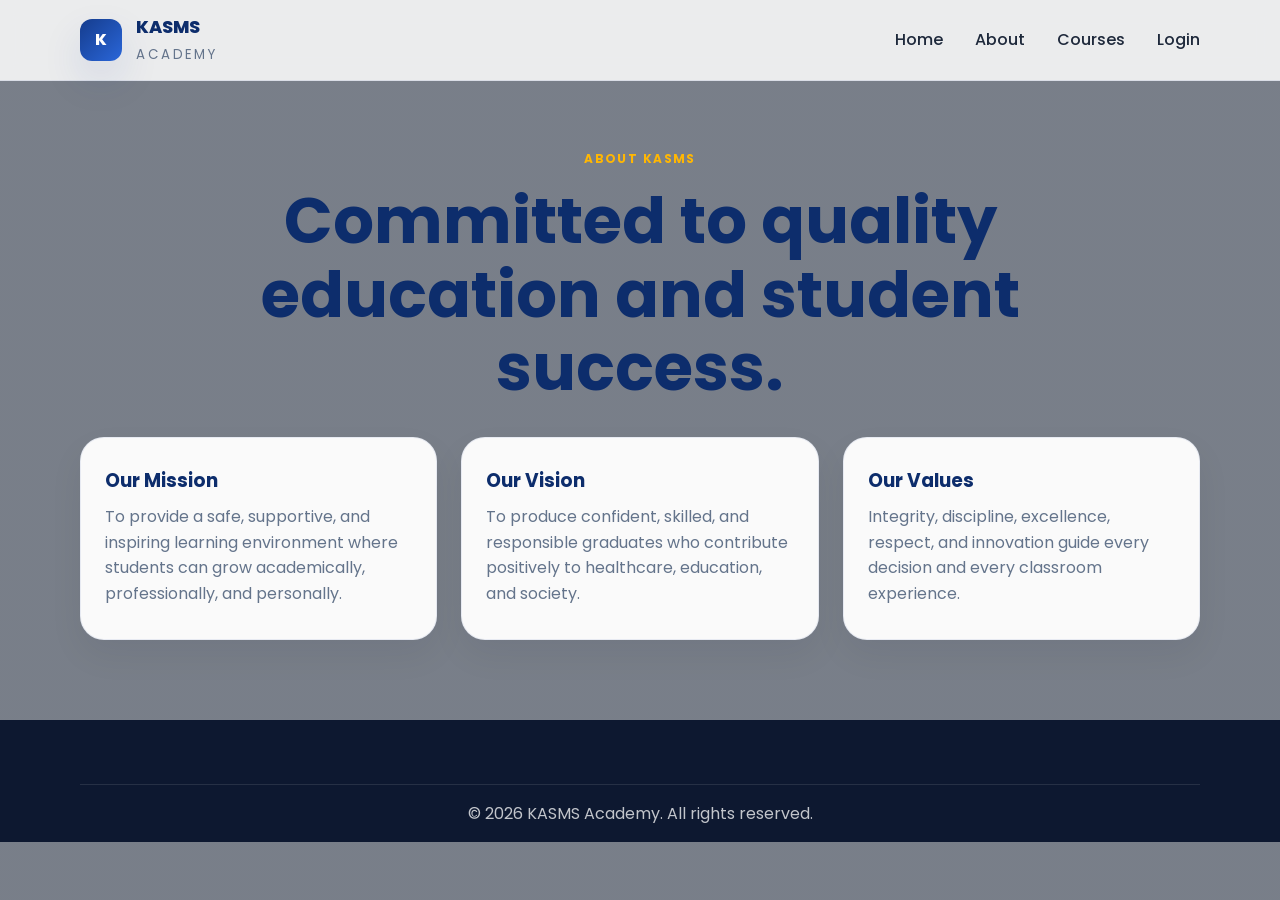
<file: about.html>
<!doctype html>
<html lang="en">
  <head>
    <meta charset="UTF-8" />
    <meta name="viewport" content="width=device-width, initial-scale=1.0" />
    <title>About | KASMS</title>
    <link rel="preconnect" href="https://fonts.googleapis.com" />
    <link rel="preconnect" href="https://fonts.gstatic.com" crossorigin />
    <link
      href="https://fonts.googleapis.com/css2?family=Poppins:wght@400;500;600;700;800&display=swap"
      rel="stylesheet"
    />
    <link rel="stylesheet" href="styles.css" />
  </head>
  <body>
    <header class="site-header">
      <div class="container nav-wrap">
        <div class="brand">
          <div class="brand-mark">K</div>
          <div>
            <span class="brand-name">KASMS</span>
            <small>Academy</small>
          </div>
        </div>

        <nav class="main-nav" id="mainNav">
          <a href="index.html">Home</a>
          <a href="about.html">About</a>
          <a href="courses.html">Courses</a>
          <a href="login.html">Login</a>
        </nav>
      </div>
    </header>

    <main class="page-content container">
      <section class="page-hero">
        <p class="eyebrow accent">About KASMS</p>
        <h1>Committed to quality education and student success.</h1>
      </section>

      <section class="info-grid">
        <div class="info-card">
          <h3>Our Mission</h3>
          <p>
            To provide a safe, supportive, and inspiring learning environment
            where students can grow academically, professionally, and
            personally.
          </p>
        </div>

        <div class="info-card">
          <h3>Our Vision</h3>
          <p>
            To produce confident, skilled, and responsible graduates who
            contribute positively to healthcare, education, and society.
          </p>
        </div>

        <div class="info-card">
          <h3>Our Values</h3>
          <p>
            Integrity, discipline, excellence, respect, and innovation guide
            every decision and every classroom experience.
          </p>
        </div>
      </section>
    </main>

    <footer class="site-footer">
      <div class="container bottom-bar">
        <p>© <span id="year"></span> KASMS Academy. All rights reserved.</p>
      </div>
    </footer>

    <script src="script.js"></script>
  </body>
</html>
</file>
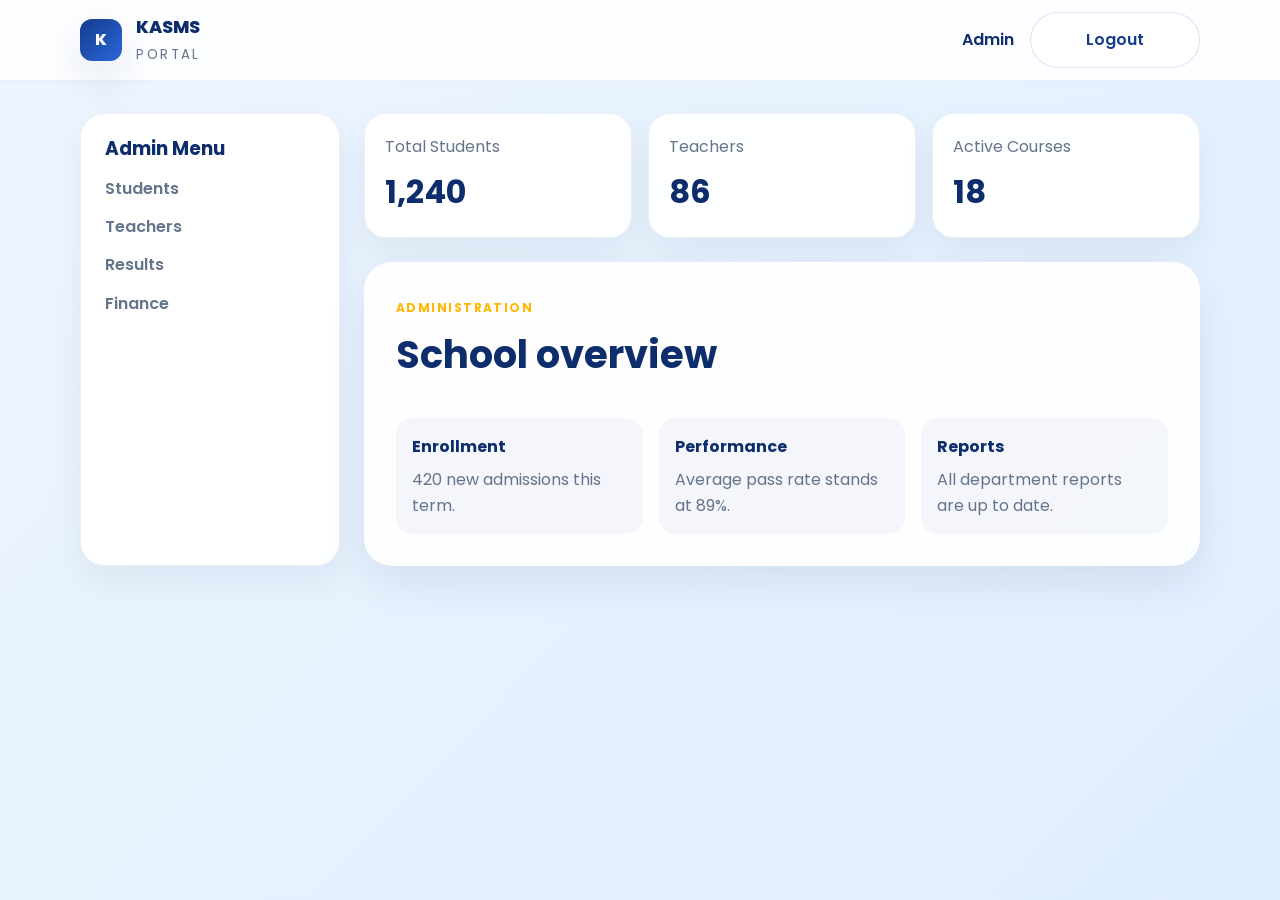
<file: admin-dashboard.html>
<!doctype html>
<html lang="en">
  <head>
    <meta charset="UTF-8" />
    <meta name="viewport" content="width=device-width, initial-scale=1.0" />
    <title>KASMS | Admin Dashboard</title>
    <link rel="preconnect" href="https://fonts.googleapis.com" />
    <link rel="preconnect" href="https://fonts.gstatic.com" crossorigin />
    <link
      href="https://fonts.googleapis.com/css2?family=Poppins:wght@400;500;600;700;800&display=swap"
      rel="stylesheet"
    />
    <link rel="stylesheet" href="styles.css" />
  </head>
  <body class="portal-page">
    <header class="portal-header">
      <div class="container portal-topbar">
        <div class="brand">
          <div class="brand-mark">K</div>
          <div>
            <span class="brand-name">KASMS</span>
            <small>Portal</small>
          </div>
        </div>
        <div class="portal-actions">
          <span>Admin</span>
          <a href="login.html" class="btn btn-secondary small-btn">Logout</a>
        </div>
      </div>
    </header>

    <main class="portal-main container">
      <section class="dashboard-grid">
        <aside class="sidebar-card">
          <h3>Admin Menu</h3>
          <ul>
            <li>Students</li>
            <li>Teachers</li>
            <li>Results</li>
            <li>Finance</li>
          </ul>
        </aside>

        <div class="content-stack">
          <div class="stats-grid">
            <div class="stat-card">
              <span>Total Students</span>
              <strong>1,240</strong>
            </div>
            <div class="stat-card">
              <span>Teachers</span>
              <strong>86</strong>
            </div>
            <div class="stat-card">
              <span>Active Courses</span>
              <strong>18</strong>
            </div>
          </div>

          <div class="portal-panel">
            <div class="panel-header">
              <div>
                <p class="eyebrow accent">Administration</p>
                <h2>School overview</h2>
              </div>
            </div>

            <div class="admin-summary">
              <div>
                <h4>Enrollment</h4>
                <p>420 new admissions this term.</p>
              </div>
              <div>
                <h4>Performance</h4>
                <p>Average pass rate stands at 89%.</p>
              </div>
              <div>
                <h4>Reports</h4>
                <p>All department reports are up to date.</p>
              </div>
            </div>
          </div>
        </div>
      </section>
    </main>

    <script src="script.js"></script>
  </body>
</html>
</file>
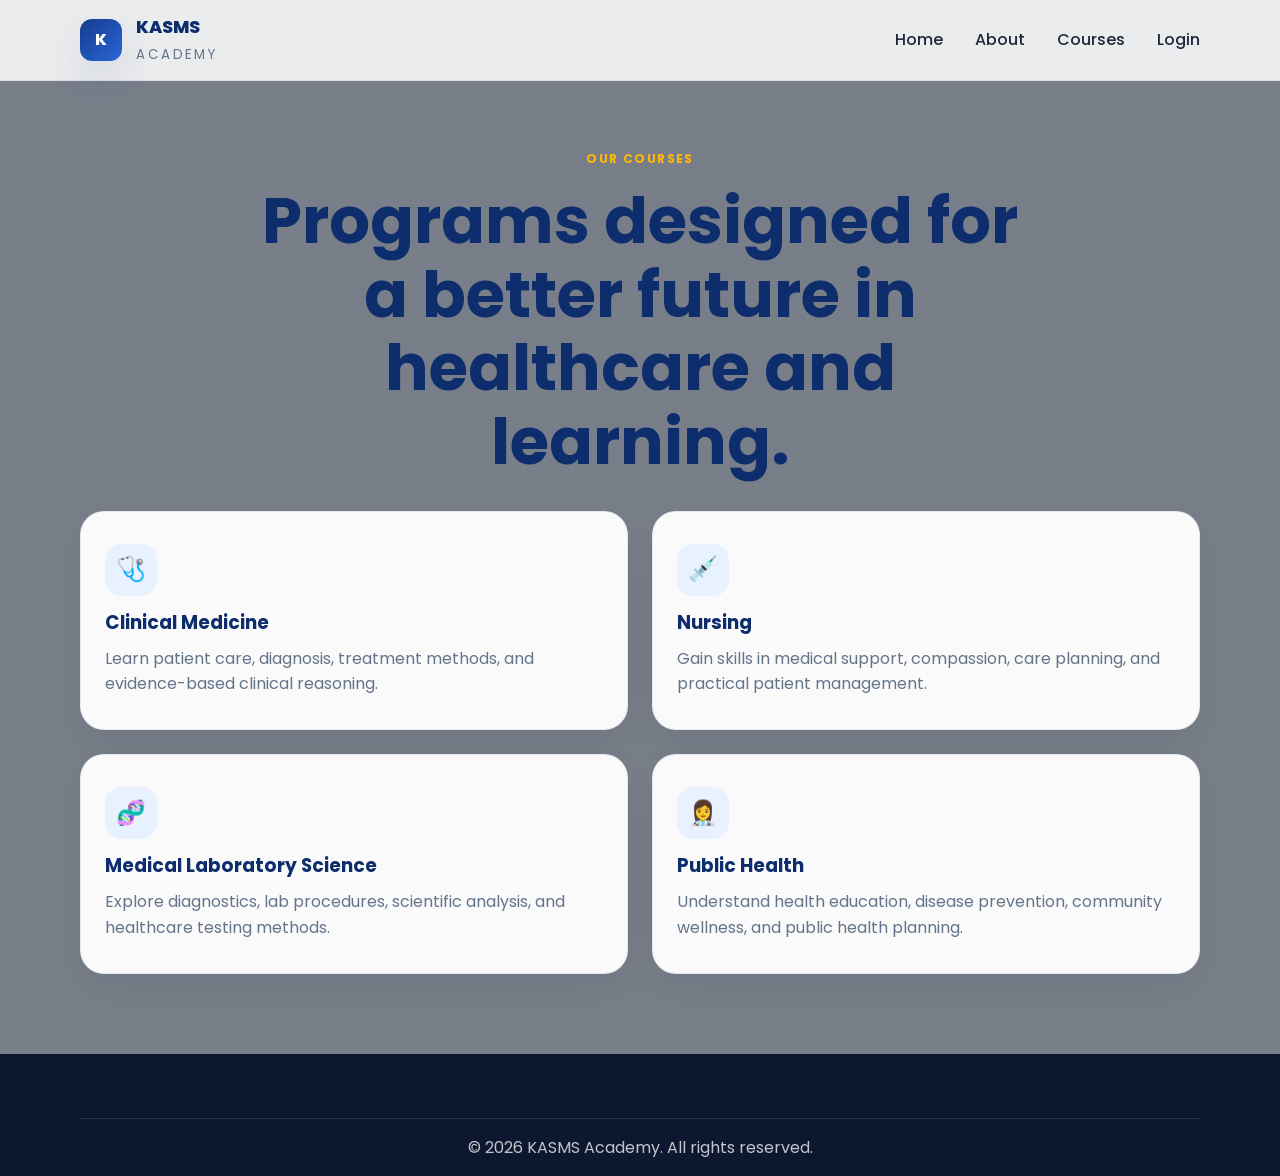
<file: courses.html>
<!doctype html>
<html lang="en">
  <head>
    <meta charset="UTF-8" />
    <meta name="viewport" content="width=device-width, initial-scale=1.0" />
    <title>Courses | KASMS</title>
    <link rel="preconnect" href="https://fonts.googleapis.com" />
    <link rel="preconnect" href="https://fonts.gstatic.com" crossorigin />
    <link
      href="https://fonts.googleapis.com/css2?family=Poppins:wght@400;500;600;700;800&display=swap"
      rel="stylesheet"
    />
    <link rel="stylesheet" href="styles.css" />
  </head>
  <body>
    <header class="site-header">
      <div class="container nav-wrap">
        <div class="brand">
          <div class="brand-mark">K</div>
          <div>
            <span class="brand-name">KASMS</span>
            <small>Academy</small>
          </div>
        </div>

        <nav class="main-nav" id="mainNav">
          <a href="index.html">Home</a>
          <a href="about.html">About</a>
          <a href="courses.html">Courses</a>
          <a href="login.html">Login</a>
        </nav>
      </div>
    </header>

    <main class="page-content container">
      <section class="page-hero">
        <p class="eyebrow accent">Our Courses</p>
        <h1>
          Programs designed for a better future in healthcare and learning.
        </h1>
      </section>

      <section class="info-grid course-grid">
        <article class="info-card">
          <span class="program-icon">🩺</span>
          <h3>Clinical Medicine</h3>
          <p>
            Learn patient care, diagnosis, treatment methods, and evidence-based
            clinical reasoning.
          </p>
        </article>

        <article class="info-card">
          <span class="program-icon">💉</span>
          <h3>Nursing</h3>
          <p>
            Gain skills in medical support, compassion, care planning, and
            practical patient management.
          </p>
        </article>

        <article class="info-card">
          <span class="program-icon">🧬</span>
          <h3>Medical Laboratory Science</h3>
          <p>
            Explore diagnostics, lab procedures, scientific analysis, and
            healthcare testing methods.
          </p>
        </article>

        <article class="info-card">
          <span class="program-icon">👩‍⚕️</span>
          <h3>Public Health</h3>
          <p>
            Understand health education, disease prevention, community wellness,
            and public health planning.
          </p>
        </article>
      </section>
    </main>

    <footer class="site-footer">
      <div class="container bottom-bar">
        <p>© <span id="year"></span> KASMS Academy. All rights reserved.</p>
      </div>
    </footer>

    <script src="script.js"></script>
  </body>
</html>
</file>
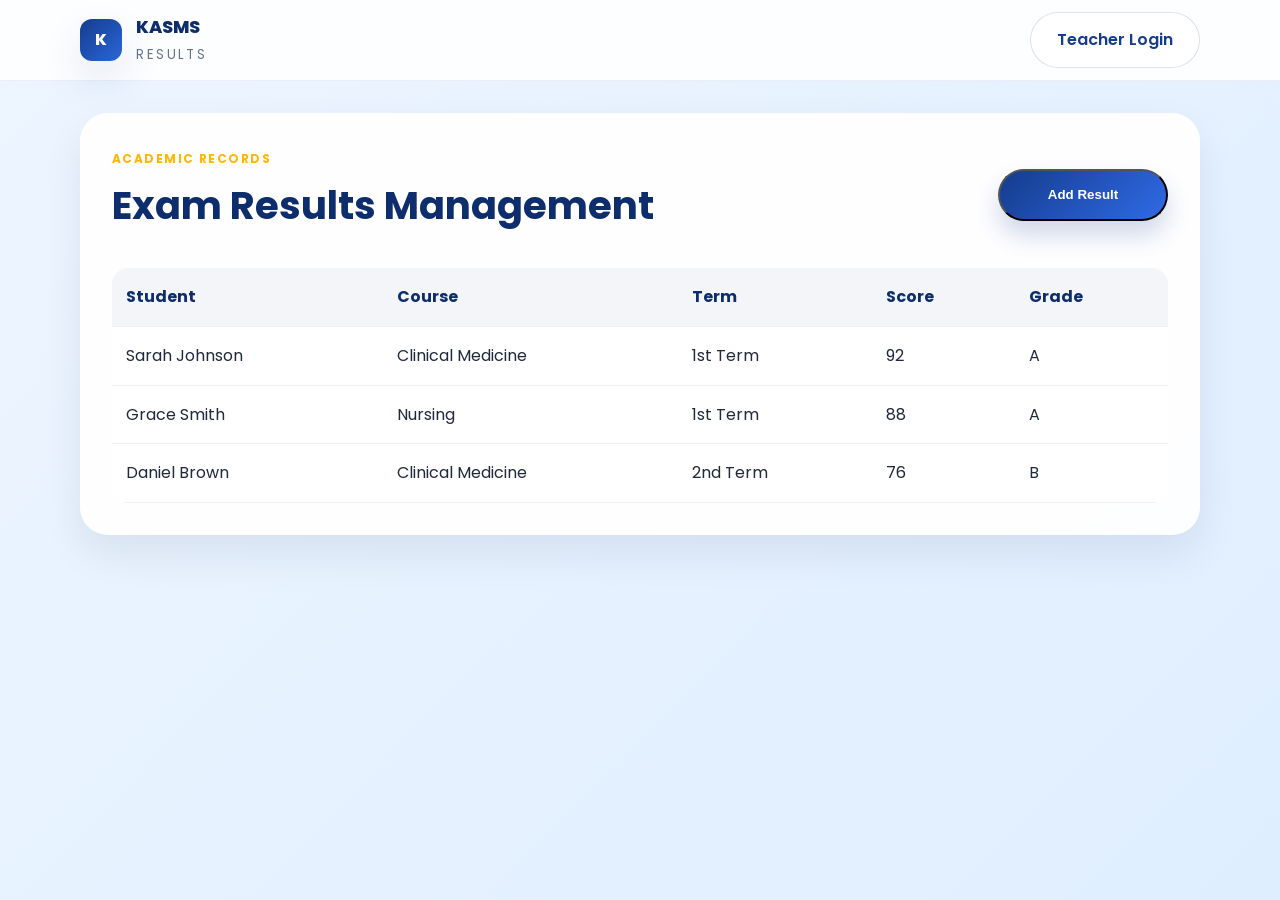
<file: exam-results.html>
<!doctype html>
<html lang="en">
  <head>
    <meta charset="UTF-8" />
    <meta name="viewport" content="width=device-width, initial-scale=1.0" />
    <title>KASMS | Exam Results</title>
    <link rel="preconnect" href="https://fonts.googleapis.com" />
    <link rel="preconnect" href="https://fonts.gstatic.com" crossorigin />
    <link
      href="https://fonts.googleapis.com/css2?family=Poppins:wght@400;500;600;700;800&display=swap"
      rel="stylesheet"
    />
    <link rel="stylesheet" href="styles.css" />
  </head>
  <body class="portal-page">
    <header class="portal-header">
      <div class="container portal-topbar">
        <div class="brand">
          <div class="brand-mark">K</div>
          <div>
            <span class="brand-name">KASMS</span>
            <small>Results</small>
          </div>
        </div>
        <div class="portal-actions">
          <a href="teacher-login.html" class="btn btn-secondary small-btn"
            >Teacher Login</a
          >
        </div>
      </div>
    </header>

    <main class="portal-main container">
      <section class="portal-panel">
        <div class="panel-header">
          <div>
            <p class="eyebrow accent">Academic Records</p>
            <h2>Exam Results Management</h2>
          </div>
          <button class="btn btn-primary small-btn">Add Result</button>
        </div>

        <div class="results-table-wrap">
          <table class="results-table">
            <thead>
              <tr>
                <th>Student</th>
                <th>Course</th>
                <th>Term</th>
                <th>Score</th>
                <th>Grade</th>
              </tr>
            </thead>
            <tbody>
              <tr>
                <td>Sarah Johnson</td>
                <td>Clinical Medicine</td>
                <td>1st Term</td>
                <td>92</td>
                <td>A</td>
              </tr>
              <tr>
                <td>Grace Smith</td>
                <td>Nursing</td>
                <td>1st Term</td>
                <td>88</td>
                <td>A</td>
              </tr>
              <tr>
                <td>Daniel Brown</td>
                <td>Clinical Medicine</td>
                <td>2nd Term</td>
                <td>76</td>
                <td>B</td>
              </tr>
            </tbody>
          </table>
        </div>
      </section>
    </main>
  </body>
</html>
</file>
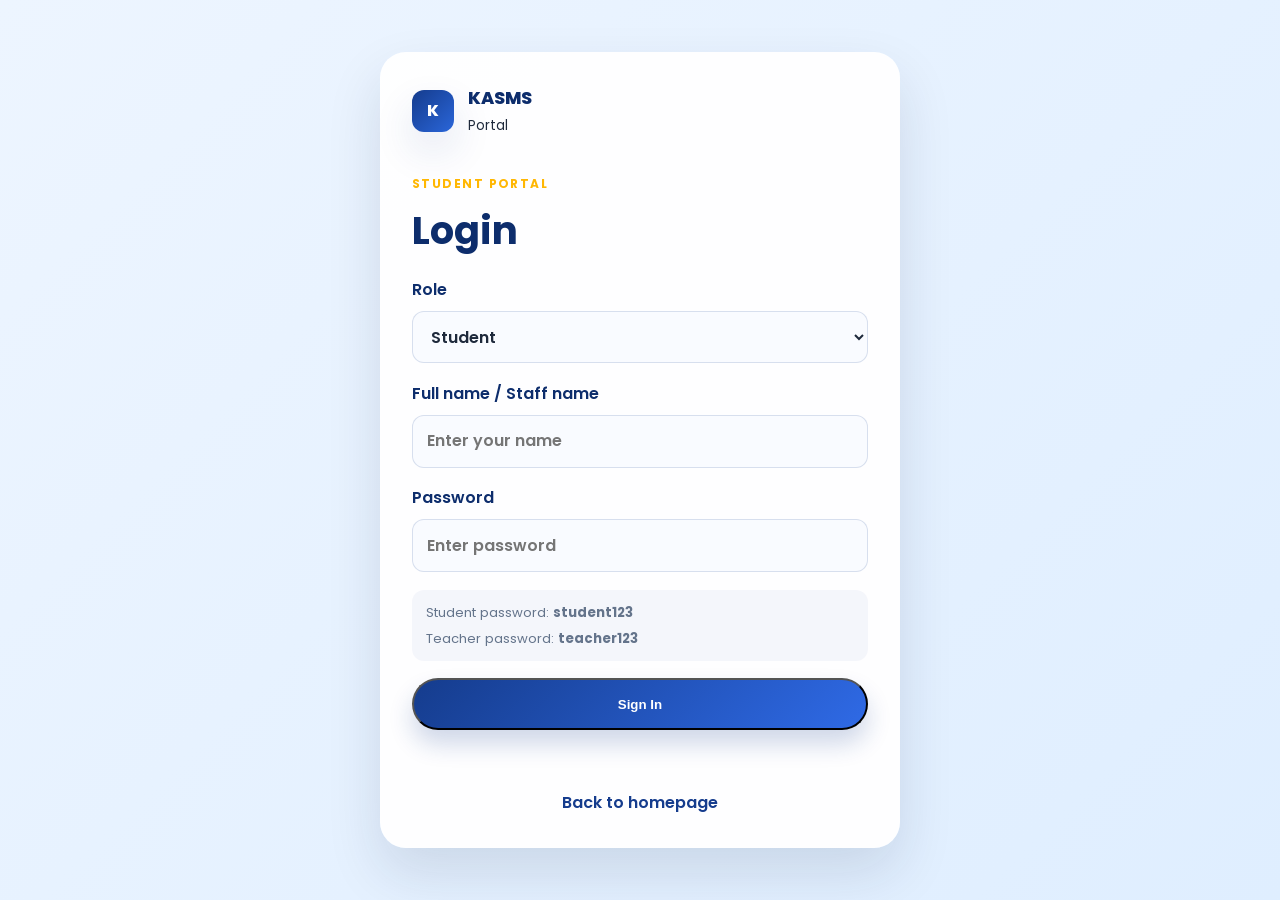
<file: login.html>
<!doctype html>
<html lang="en">
  <head>
    <meta charset="UTF-8" />
    <meta name="viewport" content="width=device-width, initial-scale=1.0" />
    <title>KASMS | Login</title>
    <link rel="preconnect" href="https://fonts.googleapis.com" />
    <link rel="preconnect" href="https://fonts.gstatic.com" crossorigin />
    <link
      href="https://fonts.googleapis.com/css2?family=Poppins:wght@400;500;600;700;800&display=swap"
      rel="stylesheet"
    />
    <link rel="stylesheet" href="styles.css" />
  </head>
  <body class="auth-page">
    <div class="auth-shell">
      <div class="auth-card">
        <div class="auth-brand">
          <div class="brand-mark">K</div>
          <div>
            <span class="brand-name">KASMS</span>
            <small>Portal</small>
          </div>
        </div>

        <div class="auth-header">
          <p class="eyebrow accent">Student Portal</p>
          <h2>Login</h2>
        </div>

        <form id="loginForm" class="auth-form">
          <label>
            Role
            <select id="roleSelect">
              <option value="student">Student</option>
              <option value="teacher">Teacher</option>
            </select>
          </label>

          <label>
            Full name / Staff name
            <input
              id="nameInput"
              type="text"
              placeholder="Enter your name"
              required
            />
          </label>

          <label>
            Password
            <input
              id="passwordInput"
              type="password"
              placeholder="Enter password"
              required
            />
          </label>

          <div class="hint-row">
            <span>Student password: <strong>student123</strong></span>
            <span>Teacher password: <strong>teacher123</strong></span>
          </div>

          <button type="submit" class="btn btn-primary full-width">
            Sign In
          </button>
          <p id="loginMessage" class="form-message" aria-live="polite"></p>
        </form>

        <div class="auth-footer">
          <a href="index.html">Back to homepage</a>
        </div>
      </div>
    </div>

    <script src="script.js"></script>
  </body>
</html>
</file>
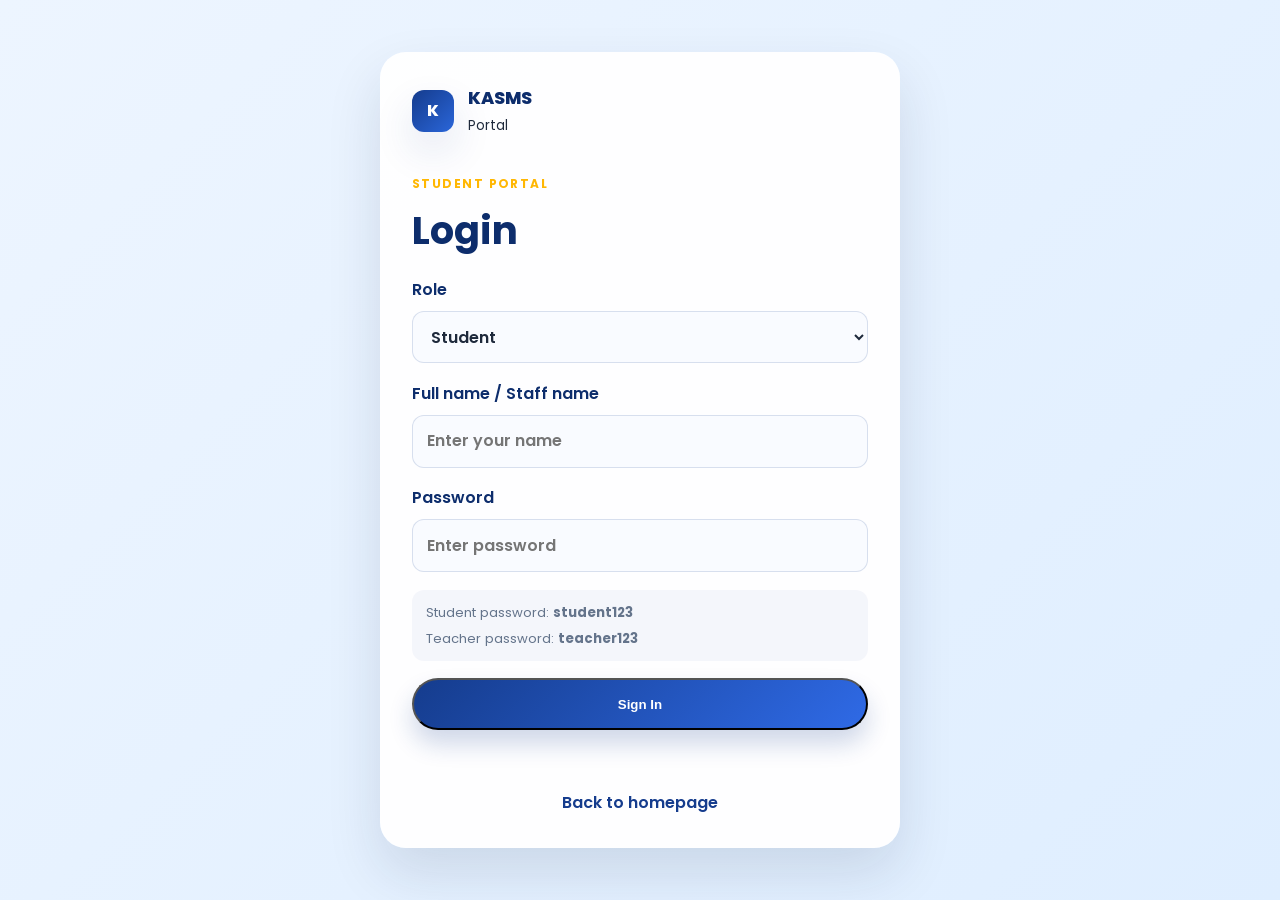
<file: portal.html>
<!doctype html>
<html lang="en">
  <head>
    <meta charset="UTF-8" />
    <meta name="viewport" content="width=device-width, initial-scale=1.0" />
    <title>KASMS | Student Platform</title>
    <link rel="preconnect" href="https://fonts.googleapis.com" />
    <link rel="preconnect" href="https://fonts.gstatic.com" crossorigin />
    <link
      href="https://fonts.googleapis.com/css2?family=Poppins:wght@400;500;600;700;800&display=swap"
      rel="stylesheet"
    />
    <link rel="stylesheet" href="styles.css" />
  </head>
  <body class="portal-page">
    <header class="portal-header">
      <div class="container portal-topbar">
        <div class="brand">
          <div class="brand-mark">K</div>
          <div>
            <span class="brand-name">KASMS</span>
            <small>Portal</small>
          </div>
        </div>
        <div class="portal-actions">
          <span id="portalUser">Welcome</span>
          <a href="login.html" class="btn btn-secondary small-btn">Logout</a>
        </div>
      </div>
    </header>

    <main class="portal-main container">
      <section class="portal-panel">
        <div class="panel-header">
          <div>
            <p class="eyebrow accent">Results</p>
            <h2>Academic dashboard</h2>
          </div>
          <button id="toggleResultForm" class="btn btn-primary small-btn">
            Add result
          </button>
        </div>

        <div id="teacherFormWrap" class="teacher-form-wrap hidden">
          <form id="teacherResultForm" class="teacher-form">
            <div class="form-row">
              <label>
                Student name
                <input
                  type="text"
                  id="studentName"
                  placeholder="Enter student name"
                  required
                />
              </label>
              <label>
                Course
                <select id="studentCourse" required>
                  <option value="Clinical Medicine">Clinical Medicine</option>
                  <option value="Nursing">Nursing</option>
                  <option value="Medical Laboratory Science">
                    Medical Laboratory Science
                  </option>
                  <option value="Public Health">Public Health</option>
                </select>
              </label>
            </div>

            <div class="form-row">
              <label>
                Score
                <input
                  type="number"
                  id="studentScore"
                  min="0"
                  max="100"
                  placeholder="Score"
                  required
                />
              </label>
              <label>
                Grade
                <select id="studentGrade">
                  <option value="A">A</option>
                  <option value="B">B</option>
                  <option value="C">C</option>
                  <option value="D">D</option>
                  <option value="F">F</option>
                </select>
              </label>
            </div>

            <button type="submit" class="btn btn-primary">Save Result</button>
          </form>
        </div>

        <div class="results-table-wrap">
          <table class="results-table">
            <thead>
              <tr>
                <th>Student</th>
                <th>Course</th>
                <th>Score</th>
                <th>Grade</th>
              </tr>
            </thead>
            <tbody id="resultsBody"></tbody>
          </table>
        </div>
      </section>
    </main>

    <script src="script.js"></script>
  </body>
</html>
</file>
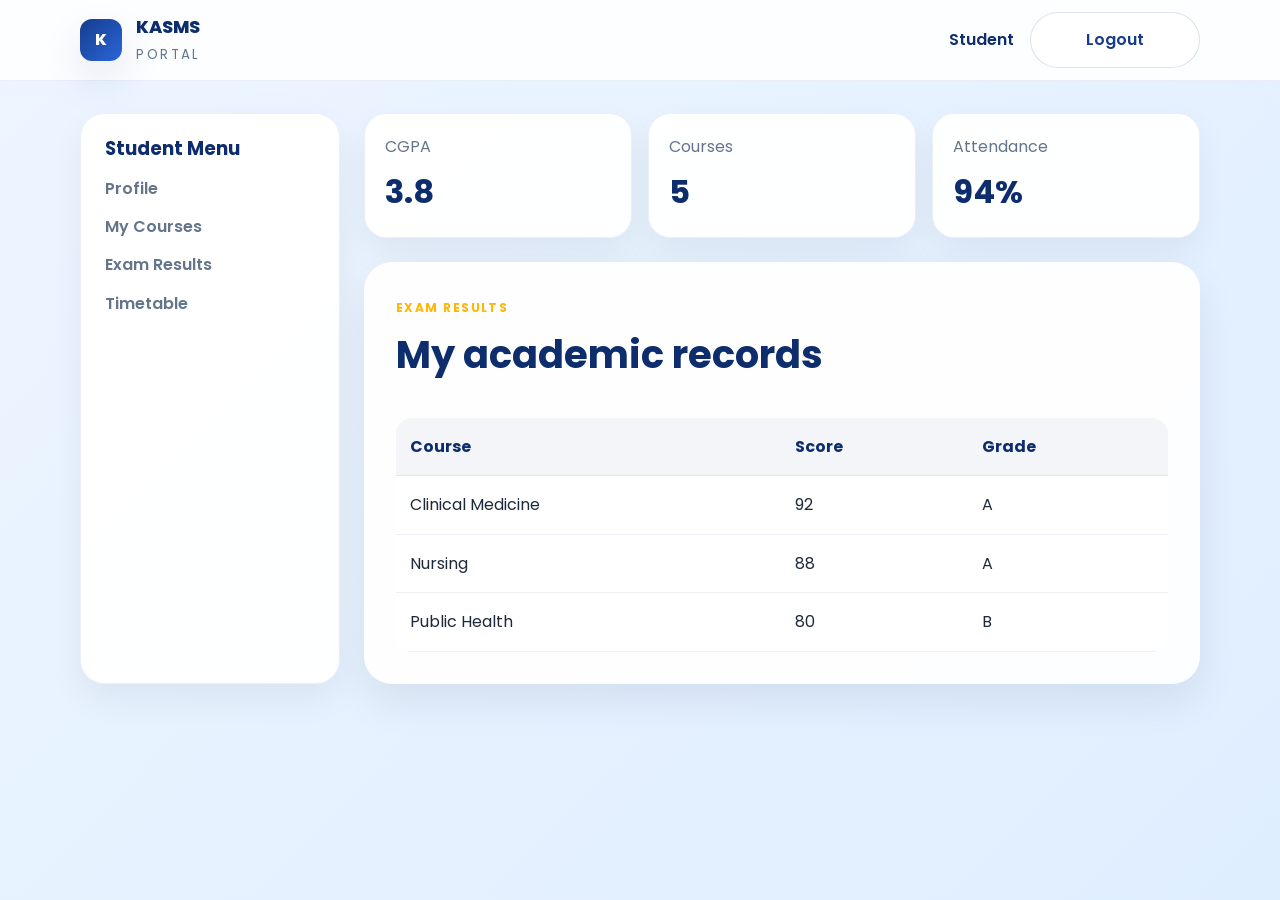
<file: student-dashboard.html>
<!doctype html>
<html lang="en">
  <head>
    <meta charset="UTF-8" />
    <meta name="viewport" content="width=device-width, initial-scale=1.0" />
    <title>KASMS | Student Dashboard</title>
    <link rel="preconnect" href="https://fonts.googleapis.com" />
    <link rel="preconnect" href="https://fonts.gstatic.com" crossorigin />
    <link
      href="https://fonts.googleapis.com/css2?family=Poppins:wght@400;500;600;700;800&display=swap"
      rel="stylesheet"
    />
    <link rel="stylesheet" href="styles.css" />
  </head>
  <body class="portal-page">
    <header class="portal-header">
      <div class="container portal-topbar">
        <div class="brand">
          <div class="brand-mark">K</div>
          <div>
            <span class="brand-name">KASMS</span>
            <small>Portal</small>
          </div>
        </div>
        <div class="portal-actions">
          <span id="studentNameTag">Student</span>
          <a href="login.html" class="btn btn-secondary small-btn">Logout</a>
        </div>
      </div>
    </header>

    <main class="portal-main container">
      <section class="dashboard-grid">
        <aside class="sidebar-card">
          <h3>Student Menu</h3>
          <ul>
            <li>Profile</li>
            <li>My Courses</li>
            <li>Exam Results</li>
            <li>Timetable</li>
          </ul>
        </aside>

        <div class="content-stack">
          <div class="stats-grid">
            <div class="stat-card">
              <span>CGPA</span>
              <strong>3.8</strong>
            </div>
            <div class="stat-card">
              <span>Courses</span>
              <strong>5</strong>
            </div>
            <div class="stat-card">
              <span>Attendance</span>
              <strong>94%</strong>
            </div>
          </div>

          <div class="portal-panel">
            <div class="panel-header">
              <div>
                <p class="eyebrow accent">Exam Results</p>
                <h2>My academic records</h2>
              </div>
            </div>

            <div class="results-table-wrap">
              <table class="results-table">
                <thead>
                  <tr>
                    <th>Course</th>
                    <th>Score</th>
                    <th>Grade</th>
                  </tr>
                </thead>
                <tbody>
                  <tr>
                    <td>Clinical Medicine</td>
                    <td>92</td>
                    <td>A</td>
                  </tr>
                  <tr>
                    <td>Nursing</td>
                    <td>88</td>
                    <td>A</td>
                  </tr>
                  <tr>
                    <td>Public Health</td>
                    <td>80</td>
                    <td>B</td>
                  </tr>
                </tbody>
              </table>
            </div>
          </div>
        </div>
      </section>
    </main>

    <script src="script.js"></script>
  </body>
</html>
</file>
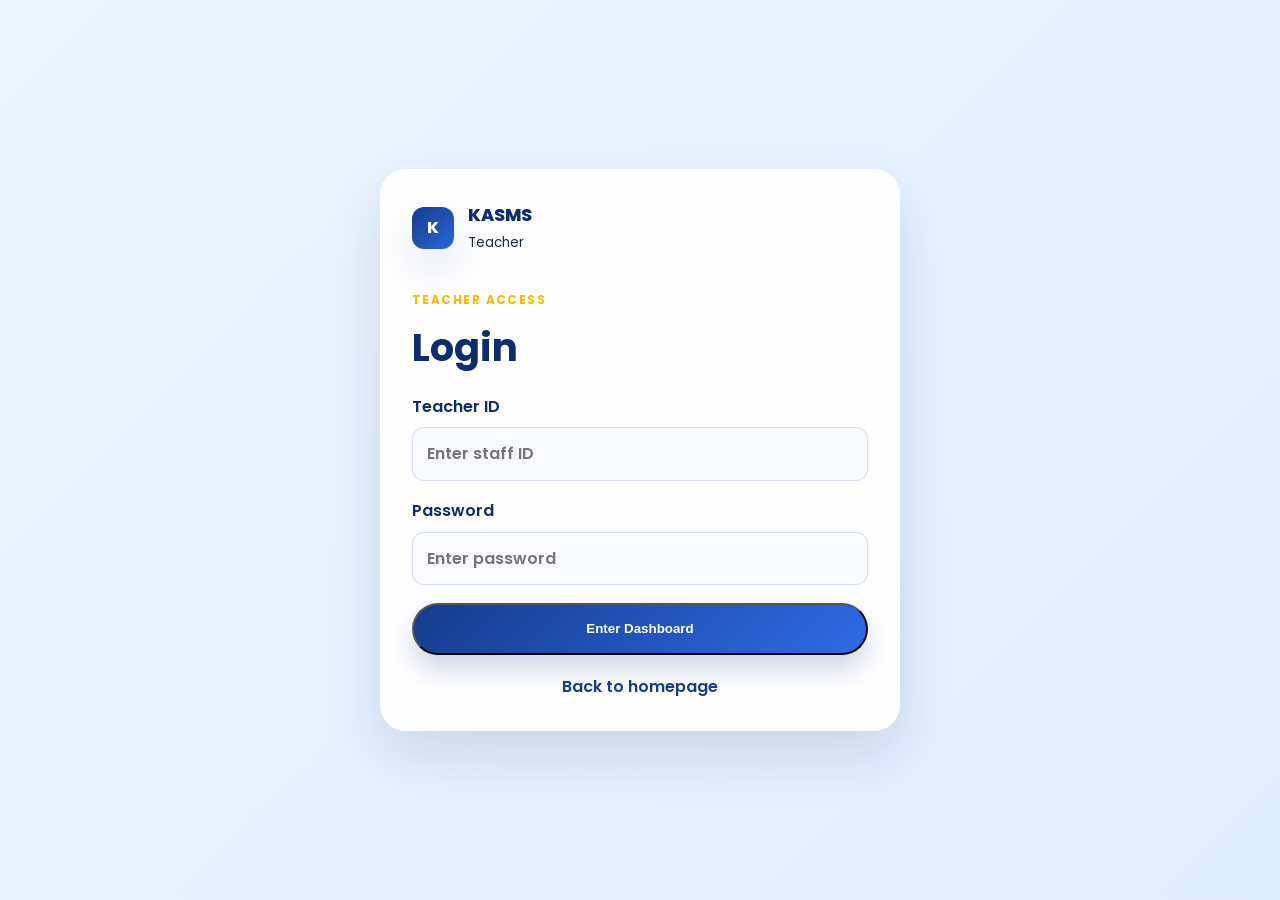
<file: teacher-login.html>
<!doctype html>
<html lang="en">
  <head>
    <meta charset="UTF-8" />
    <meta name="viewport" content="width=device-width, initial-scale=1.0" />
    <title>KASMS | Teacher Login</title>
    <link rel="preconnect" href="https://fonts.googleapis.com" />
    <link rel="preconnect" href="https://fonts.gstatic.com" crossorigin />
    <link
      href="https://fonts.googleapis.com/css2?family=Poppins:wght@400;500;600;700;800&display=swap"
      rel="stylesheet"
    />
    <link rel="stylesheet" href="styles.css" />
  </head>
  <body class="auth-page">
    <div class="auth-shell">
      <div class="auth-card">
        <div class="auth-brand">
          <div class="brand-mark">K</div>
          <div>
            <span class="brand-name">KASMS</span>
            <small>Teacher</small>
          </div>
        </div>

        <div class="auth-header">
          <p class="eyebrow accent">Teacher Access</p>
          <h2>Login</h2>
        </div>

        <form class="auth-form">
          <label>
            Teacher ID
            <input type="text" placeholder="Enter staff ID" required />
          </label>

          <label>
            Password
            <input type="password" placeholder="Enter password" required />
          </label>

          <button type="submit" class="btn btn-primary full-width">
            Enter Dashboard
          </button>
        </form>

        <div class="auth-footer">
          <a href="index.html">Back to homepage</a>
        </div>
      </div>
    </div>
  </body>
</html>
</file>
<file: styles.css>
:root {
  --primary: #153c8d;
  --primary-dark: #0d2d6c;
  --secondary: #ffb703;
  --accent: #e8f1ff;
  --text: #1e293b;
  --muted: #64748b;
  --white: #ffffff;
  --shadow: 0 18px 40px rgba(21, 60, 141, 0.12);
}

* {
  box-sizing: border-box;
  margin: 0;
  padding: 0;
}

html {
  scroll-behavior: smooth;
}

body {
  font-family: "Poppins", sans-serif;
  color: var(--text);
  background:
    linear-gradient(rgba(10, 21, 40, 0.55), rgba(10, 21, 40, 0.55)),
    url("https://images.unsplash.com/photo-1516549655169-df83a0774514?auto=format&fit=crop&w=1600&q=80")
      center/cover fixed no-repeat;
  line-height: 1.6;
}

a {
  color: inherit;
  text-decoration: none;
}

img {
  display: block;
  max-width: 100%;
}

.container {
  width: min(1120px, calc(100% - 2rem));
  margin: 0 auto;
}

.section {
  padding: 6rem 0;
}

.eyebrow {
  display: inline-block;
  letter-spacing: 0.12em;
  text-transform: uppercase;
  font-size: 0.75rem;
  font-weight: 700;
  color: var(--primary);
  margin-bottom: 1rem;
}

.eyebrow.accent {
  color: var(--secondary);
}

h1,
h2,
h3 {
  line-height: 1.15;
  color: var(--primary-dark);
}

h1 {
  font-size: clamp(2.7rem, 5vw, 4.5rem);
  margin-bottom: 1rem;
}

h2 {
  font-size: clamp(2rem, 3vw, 3rem);
  margin-bottom: 1rem;
}

p {
  color: var(--muted);
}

.site-header {
  position: sticky;
  top: 0;
  z-index: 1000;
  background: rgba(255, 255, 255, 0.85);
  -webkit-backdrop-filter: blur(10px);
  backdrop-filter: blur(10px);
  border-bottom: 1px solid rgba(21, 60, 141, 0.08);
}

.auth-page,
.portal-page {
  background: linear-gradient(135deg, #edf5ff 0%, #dfeeff 100%);
  min-height: 100vh;
}

.auth-shell {
  min-height: 100vh;
  display: grid;
  place-items: center;
  padding: 2rem;
}

.auth-card {
  width: min(520px, 100%);
  background: rgba(255, 255, 255, 0.96);
  border-radius: 26px;
  padding: 2rem;
  box-shadow: 0 25px 55px rgba(13, 31, 62, 0.12);
}

.auth-brand,
.portal-topbar {
  display: flex;
  align-items: center;
  justify-content: space-between;
}

.auth-brand {
  justify-content: flex-start;
  gap: 0.9rem;
  margin-bottom: 2rem;
}

.auth-header {
  margin-bottom: 1.5rem;
}

.auth-form {
  display: grid;
  gap: 1.1rem;
}

.auth-form label {
  display: grid;
  gap: 0.5rem;
  font-weight: 600;
  color: var(--primary-dark);
}

.auth-form input,
.auth-form select,
.teacher-form input,
.teacher-form select {
  width: 100%;
  border: 1px solid rgba(21, 60, 141, 0.15);
  border-radius: 12px;
  min-height: 48px;
  padding: 0.8rem 0.9rem;
  font: inherit;
  color: var(--text);
  background: #f9fbff;
}

.hint-row {
  display: grid;
  gap: 0.3rem;
  font-size: 0.82rem;
  color: var(--muted);
  background: rgba(21, 60, 141, 0.04);
  padding: 0.75rem 0.9rem;
  border-radius: 12px;
}

.full-width {
  width: 100%;
}

.form-message {
  min-height: 20px;
  margin-top: 0.2rem;
  font-size: 0.92rem;
  color: var(--primary-dark);
}

.auth-footer {
  margin-top: 1.2rem;
  text-align: center;
}

.auth-footer a {
  color: var(--primary);
  font-weight: 600;
}

.portal-header {
  background: rgba(255, 255, 255, 0.9);
  border-bottom: 1px solid rgba(21, 60, 141, 0.08);
}

.portal-topbar {
  min-height: 80px;
}

.portal-actions {
  display: flex;
  align-items: center;
  gap: 1rem;
  font-weight: 600;
  color: var(--primary-dark);
}

.small-btn {
  min-width: 120px;
  min-height: 42px;
  padding: 0.7rem 1rem;
}

.portal-main {
  padding: 2rem 0 3rem;
}

.portal-panel {
  background: rgba(255, 255, 255, 0.95);
  border-radius: 28px;
  padding: 2rem;
  box-shadow: 0 18px 40px rgba(17, 28, 52, 0.08);
}

.panel-header {
  display: flex;
  align-items: center;
  justify-content: space-between;
  gap: 1rem;
  margin-bottom: 1.5rem;
}

.teacher-form-wrap {
  margin-bottom: 1.6rem;
  padding: 1.25rem;
  border: 1px solid rgba(21, 60, 141, 0.12);
  border-radius: 18px;
  background: linear-gradient(
    135deg,
    rgba(21, 60, 141, 0.03),
    rgba(255, 183, 3, 0.05)
  );
}

.hidden {
  display: none;
}

.teacher-form {
  display: grid;
  gap: 1rem;
}

.form-row {
  display: grid;
  grid-template-columns: repeat(2, minmax(0, 1fr));
  gap: 1rem;
}

.teacher-form label {
  display: grid;
  gap: 0.45rem;
  color: var(--primary-dark);
  font-weight: 600;
}

.results-table-wrap {
  overflow-x: auto;
}

.results-table {
  width: 100%;
  border-collapse: collapse;
  background: white;
  border-radius: 16px;
  overflow: hidden;
}

.results-table th,
.results-table td {
  text-align: left;
  padding: 1rem 0.9rem;
  border-bottom: 1px solid rgba(21, 60, 141, 0.08);
}

.results-table th {
  background: rgba(21, 60, 141, 0.05);
  color: var(--primary-dark);
}

.results-table tbody tr:hover {
  background: rgba(21, 60, 141, 0.02);
}

.dashboard-grid {
  display: grid;
  grid-template-columns: 260px 1fr;
  gap: 1.5rem;
}

.sidebar-card {
  background: rgba(255, 255, 255, 0.96);
  border-radius: 24px;
  padding: 1.5rem;
  box-shadow: 0 15px 35px rgba(15, 23, 42, 0.06);
  border: 1px solid rgba(21, 60, 141, 0.08);
}

.sidebar-card h3 {
  margin-bottom: 1rem;
}

.sidebar-card ul {
  list-style: none;
  display: grid;
  gap: 0.8rem;
  color: var(--muted);
  font-weight: 600;
}

.content-stack {
  display: grid;
  gap: 1.5rem;
}

.stats-grid {
  display: grid;
  grid-template-columns: repeat(3, minmax(0, 1fr));
  gap: 1rem;
}

.stat-card {
  background: rgba(255, 255, 255, 0.96);
  border-radius: 22px;
  padding: 1.25rem;
  box-shadow: 0 15px 35px rgba(15, 23, 42, 0.06);
  border: 1px solid rgba(21, 60, 141, 0.08);
}

.stat-card span {
  display: block;
  color: var(--muted);
  margin-bottom: 0.4rem;
}

.stat-card strong {
  font-size: 2rem;
  color: var(--primary-dark);
}

.admin-summary {
  display: grid;
  grid-template-columns: repeat(3, minmax(0, 1fr));
  gap: 1rem;
}

.admin-summary div {
  background: rgba(21, 60, 141, 0.04);
  border-radius: 16px;
  padding: 1rem;
}

.admin-summary h4 {
  margin-bottom: 0.5rem;
  color: var(--primary-dark);
}

.nav-wrap {
  display: flex;
  align-items: center;
  justify-content: space-between;
  min-height: 80px;
}

.brand {
  display: flex;
  align-items: center;
  gap: 0.9rem;
}

.brand-mark {
  width: 42px;
  height: 42px;
  border-radius: 12px;
  display: grid;
  place-items: center;
  background: linear-gradient(135deg, var(--primary), #2a66d9);
  color: var(--white);
  font-weight: 800;
  box-shadow: var(--shadow);
}

.brand-name {
  display: block;
  font-size: 1.1rem;
  font-weight: 800;
  color: var(--primary-dark);
}

.brand small {
  color: var(--muted);
  letter-spacing: 0.18em;
  text-transform: uppercase;
}

.main-nav {
  display: flex;
  align-items: center;
  gap: 2rem;
  font-weight: 500;
}

.main-nav a {
  color: var(--text);
  transition: color 0.2s ease;
}

.main-nav a:hover {
  color: var(--primary);
}

.nav-toggle {
  display: none;
  border: 0;
  background: transparent;
  cursor: pointer;
}

.nav-toggle span {
  display: block;
  width: 26px;
  height: 3px;
  background: var(--primary-dark);
  border-radius: 999px;
  margin: 5px 0;
}

.hero {
  background: transparent;
  padding: 5rem 0 4rem;
}

.hero-grid {
  display: grid;
  grid-template-columns: 1.1fr 0.9fr;
  align-items: center;
  gap: 3rem;
  padding: 2rem 0 1rem;
}

.hero-copy {
  background: rgba(255, 255, 255, 0.88);
  border: 1px solid rgba(255, 255, 255, 0.5);
  border-radius: 28px;
  padding: 2.5rem;
  box-shadow: 0 18px 40px rgba(3, 12, 27, 0.15);
}

.lead {
  font-size: 1.05rem;
  max-width: 560px;
  margin-bottom: 2rem;
}

.hero-actions {
  display: flex;
  flex-wrap: wrap;
  gap: 1rem;
  margin-bottom: 2.5rem;
}

.btn {
  display: inline-flex;
  align-items: center;
  justify-content: center;
  min-width: 170px;
  min-height: 52px;
  padding: 0.9rem 1.5rem;
  border-radius: 999px;
  font-weight: 600;
  transition:
    transform 0.2s ease,
    box-shadow 0.2s ease;
}

.btn:hover {
  transform: translateY(-2px);
}

.btn-primary {
  background: linear-gradient(135deg, var(--primary), #2f6ae6);
  color: var(--white);
  box-shadow: 0 14px 25px rgba(21, 60, 141, 0.2);
}

.btn-secondary {
  background: var(--white);
  color: var(--primary);
  border: 1px solid rgba(21, 60, 141, 0.15);
}

.hero-stats {
  display: grid;
  grid-template-columns: repeat(3, minmax(0, 1fr));
  gap: 1rem;
}

.hero-stats div {
  padding: 1rem 0.75rem;
  background: rgba(255, 255, 255, 0.7);
  border-radius: 18px;
  border: 1px solid rgba(21, 60, 141, 0.08);
}

.hero-stats strong {
  display: block;
  font-size: 1.6rem;
  color: var(--primary-dark);
}

.hero-stats span {
  color: var(--muted);
  font-size: 0.75rem;
}

.hero-visual {
  display: flex;
  justify-content: center;
}

.image-card {
  position: relative;
  background: linear-gradient(
    135deg,
    rgba(21, 60, 141, 0.18),
    rgba(255, 183, 3, 0.2)
  );
  border-radius: 32px;
  padding: 1rem;
  box-shadow: 0 25px 60px rgba(5, 17, 36, 0.2);
  border: 1px solid rgba(255, 255, 255, 0.4);
}

.image-card::before {
  content: "";
  position: absolute;
  inset: 20px auto auto -18px;
  width: 150px;
  height: 150px;
  background: rgba(255, 183, 3, 0.4);
  border-radius: 50%;
  z-index: -1;
}

.image-card::after {
  content: "";
  position: absolute;
  right: -18px;
  bottom: 20px;
  width: 120px;
  height: 120px;
  background: rgba(21, 60, 141, 0.18);
  border-radius: 50%;
  z-index: -1;
}

.image-card img {
  width: min(100%, 520px);
  height: 540px;
  border-radius: 26px;
  object-fit: cover;
  box-shadow: 0 18px 35px rgba(14, 28, 54, 0.18);
}

.about-grid {
  display: grid;
  grid-template-columns: 1fr 1.1fr;
  gap: 2rem;
  align-items: center;
}

.feature-boxes {
  display: grid;
  grid-template-columns: repeat(3, minmax(0, 1fr));
  gap: 1rem;
}

.feature {
  background: var(--white);
  border-radius: 22px;
  padding: 1.5rem 1rem;
  border: 1px solid rgba(21, 60, 141, 0.07);
  box-shadow: 0 10px 28px rgba(15, 23, 42, 0.05);
}

.icon,
.program-icon {
  display: inline-flex;
  width: 52px;
  height: 52px;
  border-radius: 16px;
  align-items: center;
  justify-content: center;
  margin-bottom: 1rem;
  background: var(--accent);
  font-size: 1.5rem;
}

.feature h3,
.program-card h3,
.news-card h3 {
  margin-bottom: 0.6rem;
}

.alt {
  background: #eef5ff;
}

.section-heading {
  margin-bottom: 2.5rem;
  text-align: center;
}

.program-grid,
.news-grid {
  display: grid;
  grid-template-columns: repeat(4, minmax(0, 1fr));
  gap: 1.5rem;
}

.program-card,
.news-card {
  background: var(--white);
  border-radius: 22px;
  padding: 1.5rem;
  box-shadow: 0 12px 30px rgba(15, 23, 42, 0.05);
  border: 1px solid rgba(21, 60, 141, 0.05);
}

.program-card.featured {
  background: linear-gradient(
    135deg,
    rgba(21, 60, 141, 0.03),
    rgba(255, 183, 3, 0.08)
  );
  border: 1px solid rgba(21, 60, 141, 0.12);
}

.news-grid {
  grid-template-columns: repeat(3, minmax(0, 1fr));
}

.news-date {
  display: inline-block;
  background: rgba(255, 183, 3, 0.18);
  color: var(--primary-dark);
  font-weight: 700;
  border-radius: 999px;
  padding: 0.4rem 0.8rem;
  margin-bottom: 1rem;
}

.cta-box {
  background: linear-gradient(135deg, var(--primary), #2d69e4);
  border-radius: 26px;
  padding: 2rem 2.5rem;
  display: flex;
  align-items: center;
  justify-content: space-between;
  gap: 1rem;
  color: var(--white);
}

.cta-box h2,
.cta-box .eyebrow {
  color: var(--white);
}

.site-footer {
  background: #0d1830;
  color: var(--white);
  padding-top: 4rem;
}

.footer-grid {
  display: grid;
  grid-template-columns: 1.2fr 1fr 1fr;
  gap: 2rem;
  padding-bottom: 2rem;
}

.site-footer p,
.site-footer li {
  color: rgba(255, 255, 255, 0.75);
}

.site-footer h3 {
  color: var(--white);
  margin-bottom: 1rem;
}

.site-footer ul {
  list-style: none;
  display: grid;
  gap: 0.5rem;
}

.bottom-bar {
  border-top: 1px solid rgba(255, 255, 255, 0.1);
  padding: 1rem 0;
  text-align: center;
}

.page-content {
  padding: 4rem 0 5rem;
}

.page-hero {
  margin-bottom: 2rem;
  text-align: center;
}

.page-hero h1 {
  max-width: 760px;
  margin: 0 auto;
}

.info-grid {
  display: grid;
  grid-template-columns: repeat(3, minmax(0, 1fr));
  gap: 1.5rem;
}

.info-card {
  background: rgba(255, 255, 255, 0.96);
  border-radius: 24px;
  padding: 2rem 1.5rem;
  box-shadow: 0 15px 35px rgba(15, 23, 42, 0.06);
  border: 1px solid rgba(21, 60, 141, 0.08);
}

.info-card h3 {
  margin-bottom: 0.8rem;
}

.course-grid {
  grid-template-columns: repeat(2, minmax(0, 1fr));
}

@media (max-width: 900px) {
  .hero-grid,
  .about-grid,
  .footer-grid,
  .program-grid,
  .news-grid {
    grid-template-columns: 1fr 1fr;
  }

  .feature-boxes {
    grid-template-columns: 1fr;
  }
}

@media (max-width: 720px) {
  .main-nav {
    position: absolute;
    left: 1rem;
    right: 1rem;
    top: 82px;
    background: rgba(255, 255, 255, 0.98);
    border: 1px solid rgba(21, 60, 141, 0.08);
    border-radius: 18px;
    box-shadow: var(--shadow);
    display: none;
    flex-direction: column;
    align-items: flex-start;
    padding: 1rem;
  }

  .main-nav.active {
    display: flex;
  }

  .nav-toggle {
    display: block;
  }

  .hero-grid,
  .about-grid,
  .program-grid,
  .news-grid,
  .footer-grid,
  .hero-stats,
  .cta-box,
  .info-grid,
  .course-grid {
    grid-template-columns: 1fr;
    display: grid;
  }

  .cta-box {
    justify-content: center;
    text-align: center;
  }

  .section {
    padding: 4.5rem 0;
  }
}
</file>
